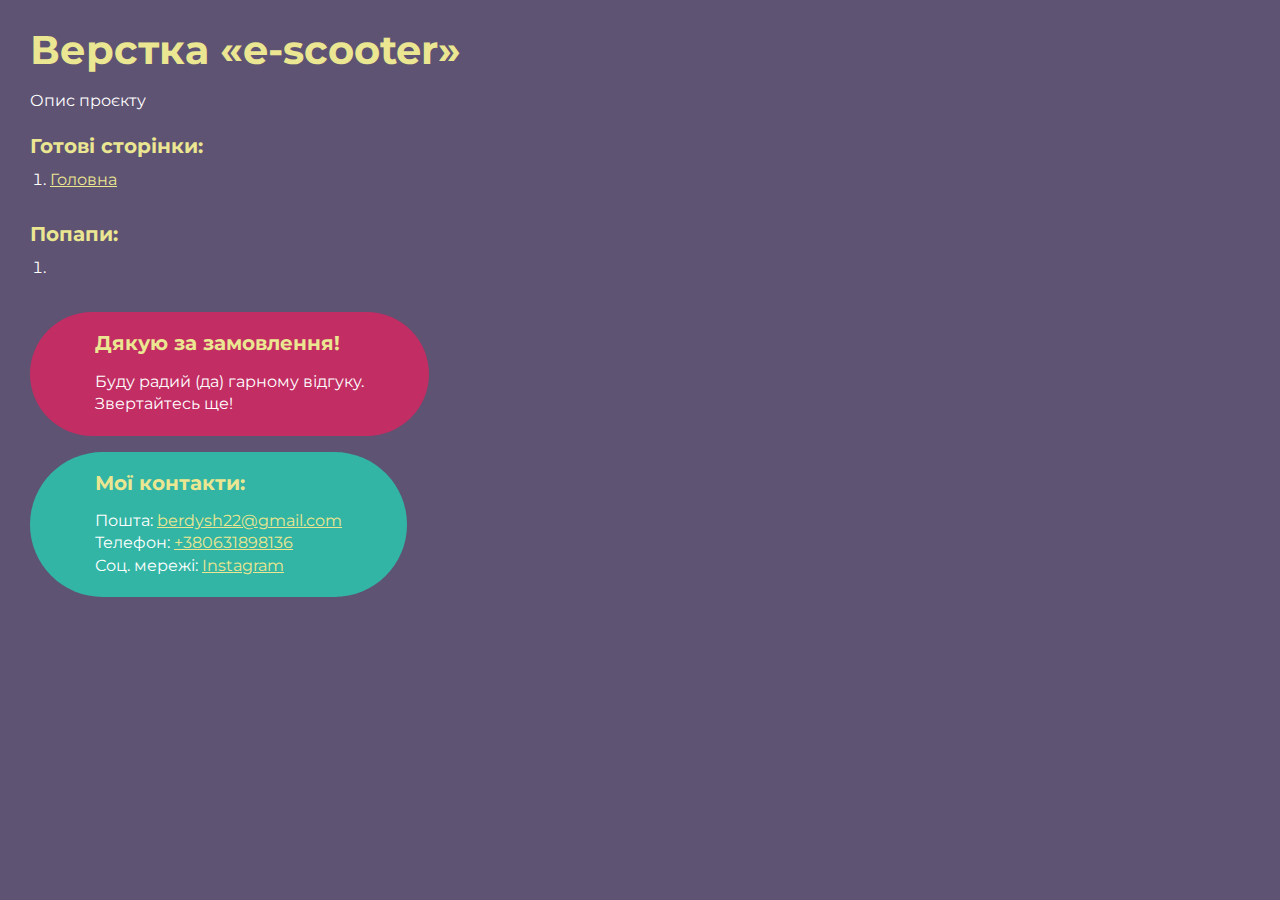
<file: index.html>
<!DOCTYPE html>
<html>

<head>
	<meta charset="UTF-8">
	<meta name="viewport" content="width=device-width, initial-scale=1.0">
	<title>Верстка «e-scooter»</title>
</head>

<body>
	<div class="rootpage">
		<h1>Верстка «e-scooter»</h1>
		<div class="rootpage__info">
			Опис проєкту
		</div>
		<h2>Готові сторінки:</h2>
		<ol class="rootpage__list">
			<li><a target="_blank" href="home.html">Головна</a></li>
		</ol>
		<h2>Попапи:</h2>
		<ol class="rootpage__list">
			<li><a target="_blank" href="home.html#"></a></li>
		</ol>
		<div class="rootpage__tnx">
			<h2>Дякую за замовлення!</h2>
			<p>Буду радий (да) гарному відгуку.</p>
			<p>Звертайтесь ще!</p>
		</div>
		<div class="rootpage__contacts">
			<h2>Мої контакти:</h2>
			<p>Пошта: <a href="mailto:email@gmail.com">berdysh22@gmail.com</a></p>
			<p>Телефон: <a href="tel:8800800800">+380631898136</a></p>
			<p>Соц. мережі: <a href="https://www.instagram.com/berdyshh/">Instagram</a></p>
		</div>
	</div>
</body>
<style>
	@charset "UTF-8";
	@import url("https://fonts.googleapis.com/css?family=Montserrat:regular,700&display=swap");

	*,
	*::before,
	*::after {
		padding: 0px;
		margin: 0px;
		border: 0px;
		box-sizing: border-box;
	}

	html,
	body {
		height: 100%;
		margin: 0;
		padding: 0;
		min-width: 320px;
		width: 100%;
		color: #fff;
		background-color: #5e5373;
	}

	body {
		font-family: Montserrat;
		font-size: 100%;
		line-height: 1;
		font-size: 1rem;
	}

	a {
		text-decoration: underline;
		color: #ebe691
	}

	a:visited {
		text-decoration: underline;
		color: #aaa768;
	}

	a:hover {
		text-decoration: none;
	}

	ul li {
		list-style: none;
	}

	img {
		vertical-align: top;
	}

	.wrapper {
		width: 100%;
		min-height: 100%;
		overflow: hidden;
	}

	.rootpage {
		padding: 30px;
		display: flex;
		flex-direction: column;
		align-items: flex-start;
	}

	@media (max-width: 767px) {
		.rootpage {
			padding: 30px 15px;
		}
	}

	h1 {
		color: #ebe691;
		font-size: 2.5rem;
		margin: 0px 0px 1.25rem 0px;
	}

	@media (max-width: 767px) {
		h1 {
			font-size: 1.85rem;
			margin: 0px 0px 1.25rem 0px;
		}
	}

	h2 {
		color: #ebe691;
		font-size: 1.25rem;
		margin: 0px 0px 1rem 0px;
	}

	@media (max-width: 767px) {
		h2 {
			font-size: 1.125rem;
			margin: 0px 0px 1rem 0px;
		}
	}

	.rootpage__info {
		line-height: 140%;
		margin: 0px 0px 1.5rem 0px;
	}

	.rootpage__list {
		margin: 0px 0px 2.25rem 1.25rem;
	}

	.rootpage__list li:not(:last-child) {
		margin: 0px 0px 15px 0px;
	}

	.rootpage__contacts,
	.rootpage__tnx {
		border-radius: 200px;
		padding: 20px 65px;
		line-height: 140%;
	}

	@media (max-width: 767px) {

		.rootpage__contacts,
		.rootpage__tnx {
			border-radius: 40px;
			padding: 20px;
		}
	}

	.rootpage__contacts {
		background: #32b5a4;

	}

	.rootpage__contacts a {
		color: #ebe691;
	}

	.rootpage__tnx {
		background: #c22d63;
		margin: 0px 0px 1rem 0px;
	}
</style>

</html>
</file>
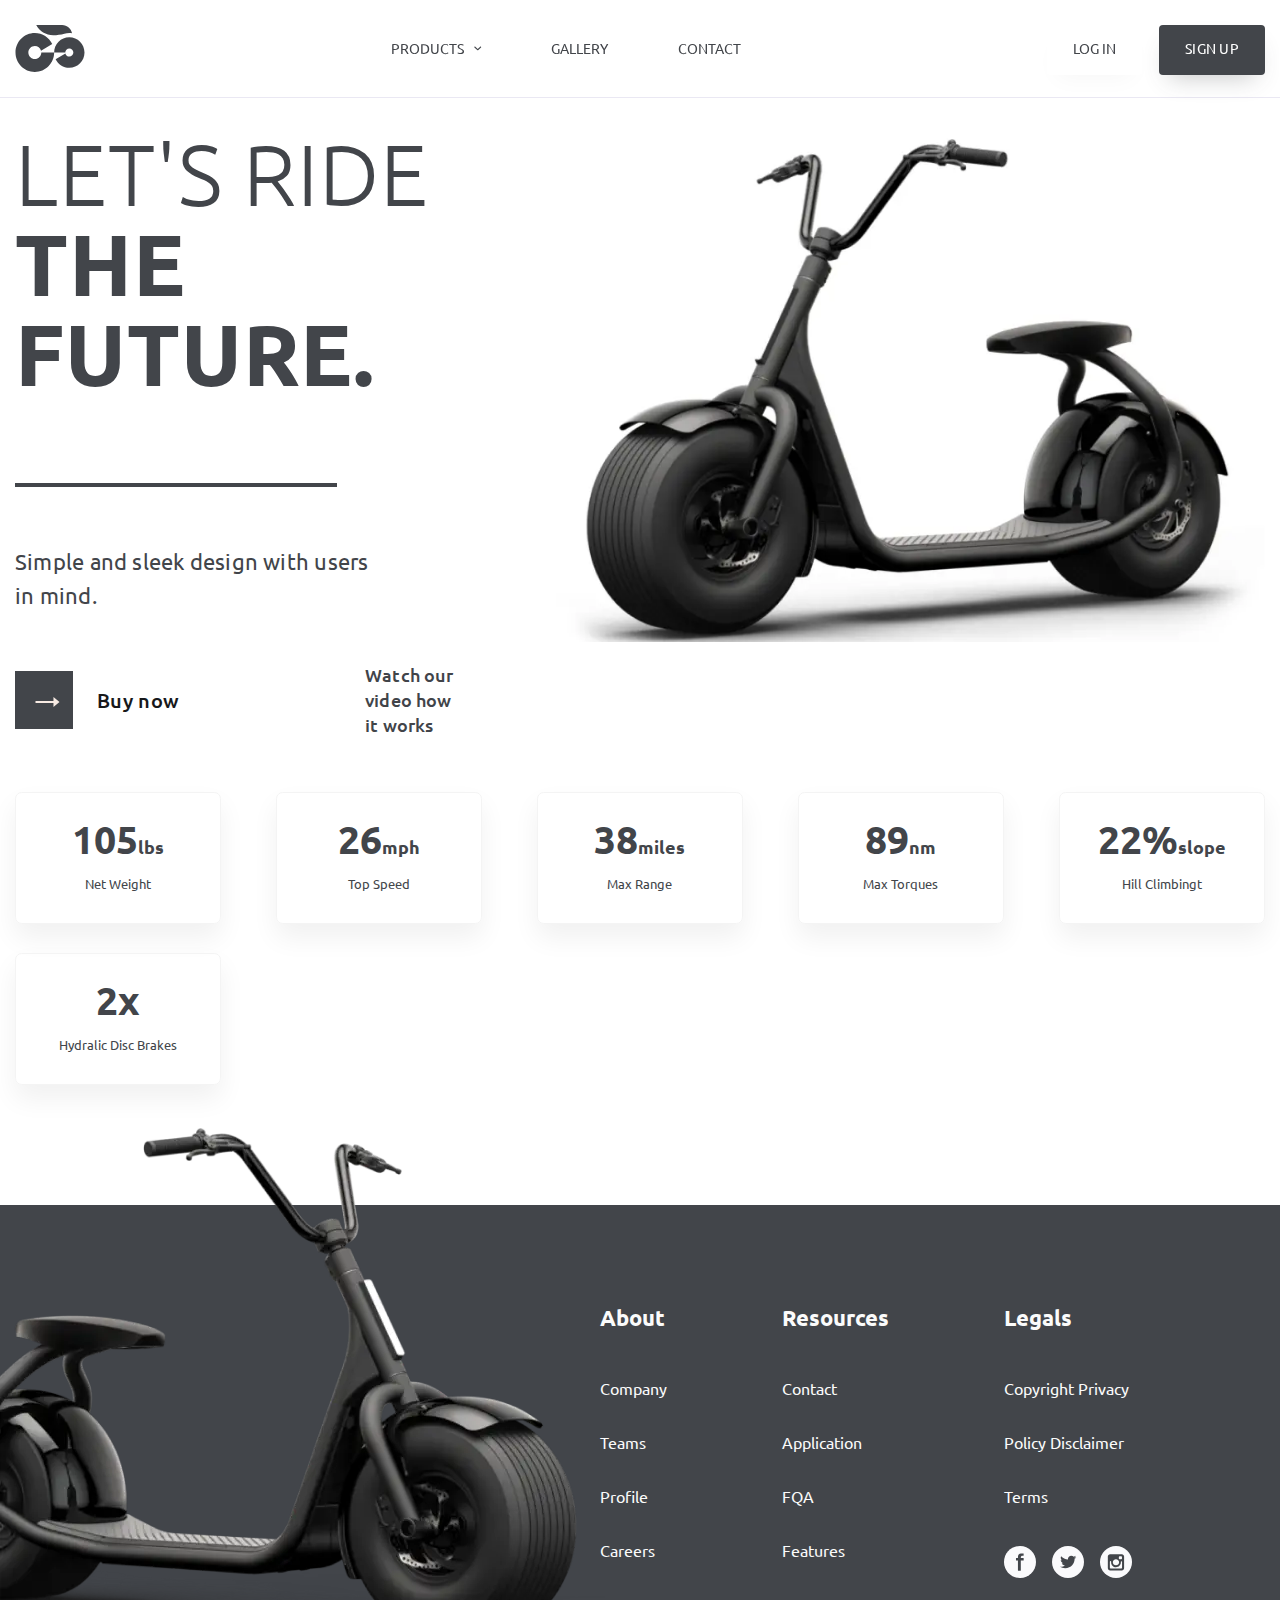
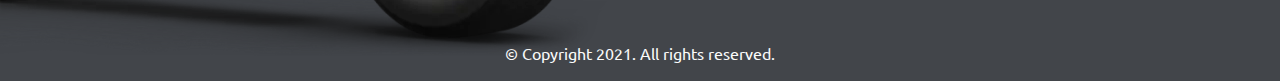
<file: home.html>
<!DOCTYPE html>
<html lang="en">

<head>
	<title>E-scooter</title>
	<meta charset="UTF-8">
	<meta name="format-detection" content="telephone=no">
	<!-- <style>body{opacity: 0;}</style> -->
	<link rel="stylesheet" href="css/style.min.css?_v=20230829202725">
	<link rel="shortcut icon" href="favicon.ico">
	<!-- <meta name="robots" content="noindex, nofollow"> -->
	<meta name="viewport" content="width=device-width, initial-scale=1.0">
</head>

<body>
	<div class="wrapper">
		<header class="header">
			<div class="header__container">
				<div class="header__body body-header">
					<a href="#" class="body-header__logo">
						<img src="img/logo.svg" alt="Logo">
					</a>
					<div class="header__menu menu">
						<nav class="menu__body">
							<ul class="menu__list">
								<li class="menu__item menu__item_parent"><a href="#" class="menu__link">PRODUCTS</a>
									<div class="menu__sub-menu sub-menu">
										<ul class="sub-menu__list">
											<li class="sub-menu__item">
												<a href="#" class="sub-menu__link">Products Information</a>
											</li>
											<li class="sub-menu__item">
												<a href="#" class="sub-menu__link">Motor</a>
											</li>
											<li class="sub-menu__item">
												<a href="#" class="sub-menu__link">Multiple Accessories</a>
											</li>
											<li class="sub-menu__item">
												<a href="#" class="sub-menu__link">Colors</a>
											</li>
											<li class="sub-menu__item">
												<a href="#" class="sub-menu__link">Testimonials</a>
											</li>
										</ul>
									</div>
								</li>
								<li class="menu__item"><a href="#" class="menu__link">GALLERY</a></li>
								<li class="menu__item"><a href="#" class="menu__link">CONTACT</a></li>
							</ul>
						</nav>
					</div>
					<div class="body-header__buttons">
						<a href="#" class="body-header__link">LOG IN</a>
						<a href="#" class="body-header__button">SIGN UP</a>
					</div>
					<button type="button" class="menu__icon icon-menu"><span></span></button>
				</div>
			</div>
		</header>
		<main class="page">
			<section class="page__main main-section">
				<div class="main-section__container">
					<div class="main-section__body">
						<div class="main-section__content content-section">
							<h1 class="content-section__title">Let's ride <span>the future.</span></h1>
							<div class="content-section__text">
								<p>Simple and sleek design with users in mind.</p>
							</div>
							<div class="content-section__bottom">
								<div class="content-section__item item-section">
									<a href="#" class="item-section__image">
										<img src="img/icons/arrow-right.svg" alt="Arrow Right">
									</a>
									<a href="#" class="item-section__link">Buy now</a>
								</div>
								<div class="content-section__item">
									<a href="#" class="content-section__link">Watch our
										video how
										it works</a>
									<a href="#" class="content-section__video"></a>
								</div>
							</div>
						</div>
						<div class="main-section__image">
							<picture><source srcset="img/header-bike.webp" type="image/webp"><img src="img/header-bike.jpg" alt="Header Bike"></picture>
						</div>
					</div>
				</div>
			</section>
			<section class="features">
				<div class="features__container">
					<div class="features__body body-features">
						<ul class="body-features__list">
							<li class="body-features__item">
								<h2 class="body-features__title">105<span>lbs</span></h2>
								<div class="body-features__text">Net Weight</div>
							</li>
							<li class="body-features__item">
								<h2 class="body-features__title">26<span>mph</span></h2>
								<div class="body-features__text">Top Speed</div>
							</li>
							<li class="body-features__item">
								<h2 class="body-features__title">38<span>miles</span></h2>
								<div class="body-features__text">Max Range</div>
							</li>
							<li class="body-features__item">
								<h2 class="body-features__title">89<span>nm</span></h2>
								<div class="body-features__text">Max Torques</div>
							</li>
							<li class="body-features__item">
								<h2 class="body-features__title">22%<span>slope</span></h2>
								<div class="body-features__text">Hill Climbingt</div>
							</li>
							<li class="body-features__item">
								<h2 class="body-features__title">2x</h2>
								<div class="body-features__text">Hydralic Disc Brakes</div>
							</li>
						</ul>
					</div>
				</div>
			</section>
		</main>
		<footer class="footer">
			<div class="footer__body body-footer">
				<div class="body-footer__container">
					<div class="body-footer__image">
						<picture><source srcset="img/footer-scooter.webp" type="image/webp"><img src="img/footer-scooter.png" alt="Footer Bike"></picture>
					</div>
					<div data-spollers="460" class="body-footer__content">
						<div class="body-footer__column">
							<details class="body-footer__spollers spollersd-footer">
								<summary class="spollers-footer__title">About</summary>
								<div class="spollers-footer__body">
									<ul class="spollers-footer__list">
										<li class="spollers-footer__item">
											<a href="#" class="spollers-footer__link">Company</a>
										</li>
										<li class="spollers-footer__item">
											<a href="#" class="spollers-footer__link">Teams</a>
										</li>
										<li class="spollers-footer__item">
											<a href="#" class="spollers-footer__link">Profile</a>
										</li>
										<li class="spollers-footer__item">
											<a href="#" class="spollers-footer__link">Careers</a>
										</li>
									</ul>
								</div>
							</details>
						</div>
						<div class="body-footer__column">
							<details class="body-footer__spollers spollers-footer">
								<summary class="spollers-footer__title">Resources</summary>
								<div class="spollers-footer__body">
									<ul class="spollers-footer__list">
										<li class="spollers-footer__item">
											<a href="#" class="spollers-footer__link">Contact </a>
										</li>
										<li class="spollers-footer__item">
											<a href="#" class="spollers-footer__link">Application</a>
										</li>
										<li class="spollers-footer__item">
											<a href="#" class="spollers-footer__link">FQA</a>
										</li>
										<li class="spollers-footer__item">
											<a href="#" class="spollers-footer__link">Features</a>
										</li>
									</ul>
								</div>
							</details>
						</div>
						<div class="body-footer__column">
							<details class="body-footer__spollers spollers-footer">
								<summary class="spollers-footer__title">Legals</summary>
								<div class="spollers-footer__body">
									<ul class="spollers-footer__list">
										<li class="spollers-footer__item">
											<a href="#" class="spollers-footer__link">Copyright Privacy</a>
										</li>
										<li class="spollers-footer__item">
											<a href="#" class="spollers-footer__link">Policy Disclaimer</a>
										</li>
										<li class="spollers-footer__item">
											<a href="#" class="spollers-footer__link">Terms</a>
										</li>
									</ul>
								</div>
							</details>
							<div class="body-footer__social social">
								<ul class="social__list">
									<li class="social__item">
										<a href="#" class="social__link"><img src="img/icons/facebook.svg" alt="Facebook"></a>
									</li>
									<li class="social__item">
										<a href="#" class="social__link"><img src="img/icons/twitter.svg" alt="Twitter"></a>
									</li>
									<li class="social__item">
										<a href="#" class="social__link"><img src="img/icons/instagramm.svg" alt="Instagram"></a>
									</li>
								</ul>
							</div>
						</div>
					</div>
					<div class="body-footer__copy">© Copyright 2021. All rights reserved.</div>
				</div>
			</div>
		</footer>
	</div>
	<script src="js/app.min.js?_v=20230829202725"></script>
</body>

</html>
</file>
<file: css/style.min.css>
@charset "UTF-8";@import url('https://fonts.googleapis.com/css2?family=Ubuntu:wght@300; 400;500;700&display=swap');*{padding:0;margin:0;border:0}*,:after,:before{-webkit-box-sizing:border-box;box-sizing:border-box}body,html{height:100%;min-width:320px}body{color:#42454a;line-height:1;font-family:Ubuntu,sans-serif;font-size:1.25rem;-ms-text-size-adjust:100%;-moz-text-size-adjust:100%;-webkit-text-size-adjust:100%;-webkit-font-smoothing:antialiased;-moz-osx-font-smoothing:grayscale}button,input,textarea{font-family:Ubuntu,sans-serif;font-size:inherit;line-height:inherit}button{cursor:pointer;color:inherit;background-color:transparent}a{color:inherit;text-decoration:none}ul li{list-style:none}img{vertical-align:top}h1,h2,h3,h4,h5,h6{font-weight:inherit;font-size:inherit}.lock body{overflow:hidden;-ms-touch-action:none;touch-action:none;-ms-scroll-chaining:none;overscroll-behavior:none}.wrapper{min-height:100%;display:-webkit-box;display:-ms-flexbox;display:flex;-webkit-box-orient:vertical;-webkit-box-direction:normal;-ms-flex-direction:column;flex-direction:column;overflow:hidden}@supports (overflow:clip){.wrapper{overflow:clip}}.wrapper>main{-webkit-box-flex:1;-ms-flex:1 1 auto;flex:1 1 auto}.wrapper>*{min-width:0}[class*=__container]{max-width:85.625rem;margin:0 auto;padding:0 .9375rem}.button{display:-webkit-inline-box;display:-ms-inline-flexbox;display:inline-flex;padding:0 0}.button._fw{width:100%}[class*=-ibg]{position:relative}[class*=-ibg] img{position:absolute;width:100%;height:100%;top:0;left:0;-o-object-fit:cover;object-fit:cover}[class*=-ibg_contain] img{-o-object-fit:contain;object-fit:contain}.section-header__title{color:#42454a;text-align:center;font-size:50px;font-weight:700;line-height:1.2}.section-header__title:not(:last-child){margin-bottom:2.125rem}.section-header__text{color:#42454a;text-align:center;font-size:20px;font-weight:400;line-height:1.4}.header{position:fixed;top:0;left:0;width:100%;z-index:50;-webkit-transition:background-color .3s ease 0s;transition:background-color .3s ease 0s;border-bottom:1px solid #eae8f3}.header._header-scroll{background-color:rgba(148,92,92,.9)}.body-header{display:-webkit-box;display:-ms-flexbox;display:flex;-webkit-box-align:center;-ms-flex-align:center;align-items:center;-webkit-transition:all .3s ease 0s;transition:all .3s ease 0s;font-weight:400;font-size:.875rem;line-height:1.1428571429}._header-scroll .body-header{min-height:6.25rem}.body-header__logo{z-index:2}.body-header__link{border-radius:4px;-webkit-box-shadow:0 12px 25px -10px rgba(0,0,0,.04);box-shadow:0 12px 25px -10px rgba(0,0,0,.04);padding:.875rem 1.625rem 1.125rem 1.625rem;-webkit-transition:all .3s ease 0s;transition:all .3s ease 0s}.body-header__button{letter-spacing:.0175rem;border-radius:4px;background-color:#42454a;color:#fff;padding:.875rem 1.625rem 1.125rem 1.625rem;-webkit-box-shadow:0 12px 25px -10px rgba(66,69,74,.3);box-shadow:0 12px 25px -10px rgba(66,69,74,.3);-webkit-transition:all .3s;transition:all .3s}.menu{display:-webkit-box;display:-ms-flexbox;display:flex;-webkit-box-flex:0;-ms-flex:0 1 auto;flex:0 1 auto}.menu__list{display:-webkit-box;display:-ms-flexbox;display:flex;-ms-flex-wrap:wrap;flex-wrap:wrap}.menu__link{display:inline-block;position:relative;-webkit-transition:all .3s ease 0s;transition:all .3s ease 0s}.menu__link::before{content:"";position:absolute;width:0;height:.125rem;background-color:#42454a;bottom:-.5625rem;left:50%;-webkit-transition:left .3s ease,width .3s ease;transition:left .3s ease,width .3s ease;pointer-events:none}.menu__item_parent{position:relative;padding-right:1.125rem}.menu__item_parent::after{content:"";width:8px;height:6px;position:absolute;top:6px;right:0;background:url(../img/icons/arrow.svg) 0 0/100% no-repeat}.sub-menu{position:absolute;top:100%;left:0;opacity:0;padding-top:15px;visibility:hidden;-webkit-transition:all .3s;transition:all .3s;pointer-events:none}.sub-menu__list{background-color:#42454a;border-radius:5px;padding:20px;min-width:180px}.sub-menu__item:not(:last-child){margin-bottom:10px}.sub-menu__link{font-weight:500;line-height:2.08;color:#bfbebe;-webkit-transition:color .3s;transition:color .3s}.icon-menu{display:none}.footer__body{background-color:#42454a}.body-footer{position:relative}.body-footer__image img{position:absolute;top:-5.5rem;left:0;max-width:100%}.body-footer__content{display:-webkit-box;display:-ms-flexbox;display:flex;-ms-flex-wrap:wrap;flex-wrap:wrap;-webkit-box-pack:justify;-ms-flex-pack:justify;justify-content:space-between;gap:.9375rem}.body-footer__column{z-index:3}.body-footer__social{padding-top:1.4375rem}.spollers-footer__title{color:#fbfbfb;font-size:22px;font-weight:700;line-height:.7272727273;list-style:none}._spoller-init .spollers-footer__title{position:relative;width:100%;text-align:left}._spoller-init .spollers-footer__title::after,._spoller-init .spollers-footer__title::before{content:"";position:absolute;right:0;top:.75rem;height:.0625rem;-webkit-transition:all .3s ease 0s;transition:all .3s ease 0s;width:.625rem;background-color:#fafafc}._spoller-init .spollers-footer__title::before{-webkit-transform:rotate(40deg);-ms-transform:rotate(40deg);transform:rotate(40deg);right:.4375rem}._spoller-init .spollers-footer__title::after{-webkit-transform:rotate(-40deg);-ms-transform:rotate(-40deg);transform:rotate(-40deg)}.spollers-footer__title._spoller-active::before{-webkit-transform:rotate(-40deg);-ms-transform:rotate(-40deg);transform:rotate(-40deg)}.spollers-footer__title._spoller-active::after{-webkit-transform:rotate(40deg);-ms-transform:rotate(40deg);transform:rotate(40deg)}.spollers-footer__title:not(:last-child){margin-bottom:2.1875rem}.spollers-footer__link{color:#fbfbfb;font-size:16px;font-weight:400;line-height:3.375}.social__list{display:-webkit-box;display:-ms-flexbox;display:flex;-webkit-column-gap:1rem;-moz-column-gap:1rem;column-gap:1rem;-webkit-box-pack:center;-ms-flex-pack:center;justify-content:center}.social__link img{width:2rem;height:2rem;-webkit-transition:-webkit-transform .2s;transition:-webkit-transform .2s;transition:transform .2s;transition:transform .2s,-webkit-transform .2s}.body-footer__copy{color:#fbfbfb;text-align:center;font-size:16px;font-weight:400;line-height:1;padding-bottom:1.25rem}.main-section__body{display:-webkit-box;display:-ms-flexbox;display:flex;position:relative}.main-section__content{z-index:2}.main-section__image{-webkit-box-flex:0;-ms-flex:0 0 56.7164179104%;flex:0 0 56.7164179104%}.main-section__image img{max-width:100%}.content-section{max-width:36.25rem}.content-section__title{position:relative;color:#42454a;font-weight:300;line-height:1.05;letter-spacing:.9px;text-transform:uppercase}.content-section__title::after{content:"";position:absolute;height:.25rem;bottom:0;left:0;background-color:#42454a}.content-section__title span{font-weight:700;line-height:.95}.content-section__text{max-width:22.5rem;color:#42454a;font-size:22px;font-weight:400;line-height:1.54;letter-spacing:.22px}.content-section__bottom{display:-webkit-box;display:-ms-flexbox;display:flex;max-width:27.5rem;-webkit-box-pack:justify;-ms-flex-pack:justify;justify-content:space-between;gap:.625rem;-webkit-box-align:center;-ms-flex-align:center;align-items:center}.content-section__link{display:inline-block;max-width:5.625rem;color:#414449;font-size:18px;font-weight:500;line-height:1.38;letter-spacing:.18px}.item-section{display:-webkit-box;display:-ms-flexbox;display:flex;-webkit-box-align:center;-ms-flex-align:center;align-items:center}.item-section__link{color:#17181a;font-size:20px;font-weight:500;line-height:1.6;letter-spacing:.4px}.body-features__list{display:-ms-grid;display:grid;grid-template-columns:repeat(auto-fit,minmax(10.9375rem,1fr))}.body-features__item{border-radius:6.606px;border:.661px solid #f4f4f4;-webkit-box-shadow:0 13.2111692429px 26.4223384857px 0 rgba(0,0,0,.06);box-shadow:0 13.2111692429px 26.4223384857px 0 rgba(0,0,0,.06)}.body-features__title{color:#42454a;text-align:center;font-weight:700;line-height:1}.body-features__title span{font-size:18px}.body-features__title:not(:last-child){margin-bottom:1.125rem}.body-features__text{color:#42454a;text-align:center;font-size:13px;font-weight:400;line-height:1.3}@media (min-width:41.25em){.body-header{-webkit-box-pack:justify;-ms-flex-pack:justify;justify-content:space-between}}@media (min-width:85.625em){.body-header{min-height:6.25rem}.body-header__link{margin-right:.9375rem}.menu__list{-webkit-column-gap:4.6875rem;-moz-column-gap:4.6875rem;column-gap:4.6875rem}.body-footer__content{padding-top:6.875rem}.body-footer__content{padding-right:9.125rem}.body-footer__content{padding-bottom:4.375rem}.body-footer__content{padding-left:40rem}.main-section{padding-top:8.375rem}.main-section{padding-bottom:3.5rem}.content-section__title{font-size:5.625rem}.content-section__title{padding-bottom:5.8125rem}.content-section__title::after{width:20.9375rem}.content-section__title:not(:last-child){margin-bottom:3.875rem}.content-section__text:not(:last-child){margin-bottom:3.3125rem}.item-section{gap:1.5625rem}.features__body{padding-bottom:7.9375rem}.body-features__list{-webkit-column-gap:3.625rem;-moz-column-gap:3.625rem;column-gap:3.625rem}.body-features__list{row-gap:1.875rem}.body-features__item{padding-top:1.75rem}.body-features__item{padding-right:1.6875rem}.body-features__item{padding-bottom:2rem}.body-features__item{padding-left:1.6875rem}.body-features__title{font-size:2.5rem}}@media (max-width:25em){.social__list{-webkit-box-align:center;-ms-flex-align:center;align-items:center;-webkit-box-pack:center;-ms-flex-pack:center;justify-content:center}}@media (max-width:20em){.body-header{min-height:3.75rem}.body-header__link{margin-right:.3125rem}.menu__list{-webkit-column-gap:.625rem;-moz-column-gap:.625rem;column-gap:.625rem}.body-footer__content{padding-top:3.125rem}.body-footer__content{padding-right:.0000000625rem}.body-footer__content{padding-bottom:2.1875rem}.body-footer__content{padding-left:.0000000625rem}.main-section{padding-top:5rem}.main-section{padding-bottom:1.875rem}.content-section__title{font-size:2.5rem}.content-section__title{padding-bottom:1.875rem}.content-section__title::after{width:11.25rem}.content-section__title:not(:last-child){margin-bottom:1.25rem}.content-section__text:not(:last-child){margin-bottom:1.25rem}.item-section{gap:.625rem}.features__body{padding-bottom:3.125rem}.body-features__list{-webkit-column-gap:1.25rem;-moz-column-gap:1.25rem;column-gap:1.25rem}.body-features__list{row-gap:.9375rem}.body-features__item{padding-top:.625rem}.body-features__item{padding-right:.5625rem}.body-features__item{padding-bottom:.8125rem}.body-features__item{padding-left:.5625rem}.body-features__title{font-size:1.5625rem}}@media (max-width:61.875em){.body-footer__content{padding-left:0;padding-right:0;-webkit-box-pack:center;-ms-flex-pack:center;justify-content:center;-webkit-box-pack:justify;-ms-flex-pack:justify;justify-content:space-between}}@media (max-width:61.875em) and (max-width:20em){.body-footer__content{padding-right:.0000000625rem}.body-footer__content{padding-left:.0000000625rem}}@media (max-width:61.99875em){.main-section__body{-webkit-box-orient:vertical;-webkit-box-direction:normal;-ms-flex-direction:column;flex-direction:column;row-gap:1.875rem}.main-section__content{display:-webkit-box;display:-ms-flexbox;display:flex;-webkit-box-flex:1;-ms-flex:1 1 auto;flex:1 1 auto;-webkit-box-orient:vertical;-webkit-box-direction:normal;-ms-flex-direction:column;flex-direction:column}.content-section{max-width:100%}}@media (max-width:41.25em){.body-header__logo{-webkit-box-flex:1;-ms-flex:1 1 auto;flex:1 1 auto}.body-header__link{position:relative;z-index:2}.body-header__button{position:relative;z-index:2}.menu__body{position:fixed;width:100%;height:100%;left:100%;top:0;overflow:auto;background-color:#c5c5c5;color:#42454a;padding:8.75rem 1.875rem 3.125rem 1.875rem;-webkit-transition:left .5s;transition:left .5s}.menu__body::before{content:"";position:fixed;width:100%;left:100%;top:0;background-color:#fff;-webkit-transition:left .5s ease 0s;transition:left .5s ease 0s;opacity:.9}.menu-open .menu__body{left:0}.menu-open .menu__body::before{left:0}.menu__list{display:-webkit-box;display:-ms-flexbox;display:flex;-webkit-box-orient:vertical;-webkit-box-direction:normal;-ms-flex-direction:column;flex-direction:column;-webkit-box-align:center;-ms-flex-align:center;align-items:center;row-gap:1.875rem}.menu__link{font-size:1.5625rem}.menu__item_parent{padding-right:1.5625rem}.menu__item_parent::after{width:.9375rem;height:.8125rem;top:10px}.icon-menu{display:block;position:relative;width:1.875rem;height:1.125rem;z-index:5}.icon-menu span,.icon-menu::after,.icon-menu::before{content:"";-webkit-transition:all .3s ease 0s;transition:all .3s ease 0s;right:0;position:absolute;width:100%;height:.125rem;background-color:#000}.icon-menu::before{top:0}.icon-menu::after{bottom:0}.icon-menu span{top:calc(50% - .0625rem)}.menu-open .icon-menu span{width:0}.menu-open .icon-menu::before{top:calc(50% - .0625rem);-webkit-transform:rotate(-45deg);-ms-transform:rotate(-45deg);transform:rotate(-45deg)}.menu-open .icon-menu::after{bottom:calc(50% - .0625rem);-webkit-transform:rotate(45deg);-ms-transform:rotate(45deg);transform:rotate(45deg)}}@media (max-width:41.25em) and (max-width:20em){.body-header__buttons:not(:last-child){margin-right:.625rem}.menu__body{padding-top:5.625rem}.menu__body::before{min-height:3.75rem}}@media (max-width:41.25em) and (any-hover:none){.icon-menu{cursor:default}}@media (max-width:28.75em){.body-footer__column{-webkit-box-flex:0;-ms-flex:0 1 100%;flex:0 1 100%}}@media (max-width:21.875em){.body-header__link{padding:.4375rem .8125rem .5625rem .8125rem}.body-header__button{padding:.4375rem .8125rem .5625rem .8125rem}}@media (min-width:20em) and (max-width:85.625em){@supports (min-height:clamp(3.75rem ,2.9880952381rem + 3.8095238095vw ,6.25rem)){.body-header{min-height:clamp(3.75rem ,2.9880952381rem + 3.8095238095vw ,6.25rem)}}@supports not (min-height:clamp(3.75rem ,2.9880952381rem + 3.8095238095vw ,6.25rem)){.body-header{min-height:calc(3.75rem + 2.5 * (100vw - 20rem)/ 65.625)}}@supports (margin-right:clamp(0.3125rem ,0.1220238095rem + 0.9523809524vw ,0.9375rem)){.body-header__link{margin-right:clamp(.3125rem ,.1220238095rem + .9523809524vw ,.9375rem)}}@supports not (margin-right:clamp(0.3125rem ,0.1220238095rem + 0.9523809524vw ,0.9375rem)){.body-header__link{margin-right:calc(.3125rem + .625 * (100vw - 20rem)/ 65.625)}}@supports ((-moz-column-gap:clamp(0.625rem ,-0.6130952381rem + 6.1904761905vw ,4.6875rem)) or (column-gap:clamp(0.625rem ,-0.6130952381rem + 6.1904761905vw ,4.6875rem))){.menu__list{-webkit-column-gap:clamp(.625rem ,-.6130952381rem + 6.1904761905vw ,4.6875rem);-moz-column-gap:clamp(.625rem ,-.6130952381rem + 6.1904761905vw ,4.6875rem);column-gap:clamp(.625rem ,-.6130952381rem + 6.1904761905vw ,4.6875rem)}}@supports not ((-moz-column-gap:clamp(0.625rem ,-0.6130952381rem + 6.1904761905vw ,4.6875rem)) or (column-gap:clamp(0.625rem ,-0.6130952381rem + 6.1904761905vw ,4.6875rem))){.menu__list{-webkit-column-gap:calc(.625rem + 4.0625 * (100vw - 20rem)/ 65.625);-moz-column-gap:calc(.625rem + 4.0625 * (100vw - 20rem)/ 65.625);column-gap:calc(.625rem + 4.0625 * (100vw - 20rem)/ 65.625)}}@supports (padding-top:clamp(3.125rem ,1.9821428571rem + 5.7142857143vw ,6.875rem)){.body-footer__content{padding-top:clamp(3.125rem ,1.9821428571rem + 5.7142857143vw ,6.875rem)}}@supports not (padding-top:clamp(3.125rem ,1.9821428571rem + 5.7142857143vw ,6.875rem)){.body-footer__content{padding-top:calc(3.125rem + 3.75 * (100vw - 20rem)/ 65.625)}}@supports (padding-right:clamp(0.0000000625rem ,-2.7809522994rem + 13.9047618095vw ,9.125rem)){.body-footer__content{padding-right:clamp(.0000000625rem ,-2.7809522994rem + 13.9047618095vw ,9.125rem)}}@supports not (padding-right:clamp(0.0000000625rem ,-2.7809522994rem + 13.9047618095vw ,9.125rem)){.body-footer__content{padding-right:calc(.0000000625rem + 9.1249999375 * (100vw - 20rem)/ 65.625)}}@supports (padding-bottom:clamp(2.1875rem ,1.5208333333rem + 3.3333333333vw ,4.375rem)){.body-footer__content{padding-bottom:clamp(2.1875rem ,1.5208333333rem + 3.3333333333vw ,4.375rem)}}@supports not (padding-bottom:clamp(2.1875rem ,1.5208333333rem + 3.3333333333vw ,4.375rem)){.body-footer__content{padding-bottom:calc(2.1875rem + 2.1875 * (100vw - 20rem)/ 65.625)}}@supports (padding-left:clamp(0.0000000625rem ,-12.1904761089rem + 60.9523808571vw ,40rem)){.body-footer__content{padding-left:clamp(.0000000625rem ,-12.1904761089rem + 60.9523808571vw ,40rem)}}@supports not (padding-left:clamp(0.0000000625rem ,-12.1904761089rem + 60.9523808571vw ,40rem)){.body-footer__content{padding-left:calc(.0000000625rem + 39.9999999375 * (100vw - 20rem)/ 65.625)}}@supports (padding-top:clamp(5rem ,3.9714285714rem + 5.1428571429vw ,8.375rem)){.main-section{padding-top:clamp(5rem ,3.9714285714rem + 5.1428571429vw ,8.375rem)}}@supports not (padding-top:clamp(5rem ,3.9714285714rem + 5.1428571429vw ,8.375rem)){.main-section{padding-top:calc(5rem + 3.375 * (100vw - 20rem)/ 65.625)}}@supports (padding-bottom:clamp(1.875rem ,1.3797619048rem + 2.4761904762vw ,3.5rem)){.main-section{padding-bottom:clamp(1.875rem ,1.3797619048rem + 2.4761904762vw ,3.5rem)}}@supports not (padding-bottom:clamp(1.875rem ,1.3797619048rem + 2.4761904762vw ,3.5rem)){.main-section{padding-bottom:calc(1.875rem + 1.625 * (100vw - 20rem)/ 65.625)}}@supports (font-size:clamp(2.5rem ,1.5476190476rem + 4.7619047619vw ,5.625rem)){.content-section__title{font-size:clamp(2.5rem ,1.5476190476rem + 4.7619047619vw ,5.625rem)}}@supports not (font-size:clamp(2.5rem ,1.5476190476rem + 4.7619047619vw ,5.625rem)){.content-section__title{font-size:calc(2.5rem + 3.125 * (100vw - 20rem)/ 65.625)}}@supports (padding-bottom:clamp(1.875rem ,0.675rem + 6vw ,5.8125rem)){.content-section__title{padding-bottom:clamp(1.875rem ,.675rem + 6vw ,5.8125rem)}}@supports not (padding-bottom:clamp(1.875rem ,0.675rem + 6vw ,5.8125rem)){.content-section__title{padding-bottom:calc(1.875rem + 3.9375 * (100vw - 20rem)/ 65.625)}}@supports (width:clamp(11.25rem ,8.2976190476rem + 14.7619047619vw ,20.9375rem)){.content-section__title::after{width:clamp(11.25rem ,8.2976190476rem + 14.7619047619vw ,20.9375rem)}}@supports not (width:clamp(11.25rem ,8.2976190476rem + 14.7619047619vw ,20.9375rem)){.content-section__title::after{width:calc(11.25rem + 9.6875 * (100vw - 20rem)/ 65.625)}}@supports (margin-bottom:clamp(1.25rem ,0.45rem + 4vw ,3.875rem)){.content-section__title:not(:last-child){margin-bottom:clamp(1.25rem ,.45rem + 4vw ,3.875rem)}}@supports not (margin-bottom:clamp(1.25rem ,0.45rem + 4vw ,3.875rem)){.content-section__title:not(:last-child){margin-bottom:calc(1.25rem + 2.625 * (100vw - 20rem)/ 65.625)}}@supports (margin-bottom:clamp(1.25rem ,0.6214285714rem + 3.1428571429vw ,3.3125rem)){.content-section__text:not(:last-child){margin-bottom:clamp(1.25rem ,.6214285714rem + 3.1428571429vw ,3.3125rem)}}@supports not (margin-bottom:clamp(1.25rem ,0.6214285714rem + 3.1428571429vw ,3.3125rem)){.content-section__text:not(:last-child){margin-bottom:calc(1.25rem + 2.0625 * (100vw - 20rem)/ 65.625)}}@supports (gap:clamp(0.625rem ,0.3392857143rem + 1.4285714286vw ,1.5625rem)){.item-section{gap:clamp(.625rem ,.3392857143rem + 1.4285714286vw ,1.5625rem)}}@supports not (gap:clamp(0.625rem ,0.3392857143rem + 1.4285714286vw ,1.5625rem)){.item-section{gap:calc(.625rem + .9375 * (100vw - 20rem)/ 65.625)}}@supports (padding-bottom:clamp(3.125rem ,1.6583333333rem + 7.3333333333vw ,7.9375rem)){.features__body{padding-bottom:clamp(3.125rem ,1.6583333333rem + 7.3333333333vw ,7.9375rem)}}@supports not (padding-bottom:clamp(3.125rem ,1.6583333333rem + 7.3333333333vw ,7.9375rem)){.features__body{padding-bottom:calc(3.125rem + 4.8125 * (100vw - 20rem)/ 65.625)}}@supports ((-moz-column-gap:clamp(1.25rem ,0.5261904762rem + 3.619047619vw ,3.625rem)) or (column-gap:clamp(1.25rem ,0.5261904762rem + 3.619047619vw ,3.625rem))){.body-features__list{-webkit-column-gap:clamp(1.25rem ,.5261904762rem + 3.619047619vw ,3.625rem);-moz-column-gap:clamp(1.25rem ,.5261904762rem + 3.619047619vw ,3.625rem);column-gap:clamp(1.25rem ,.5261904762rem + 3.619047619vw ,3.625rem)}}@supports not ((-moz-column-gap:clamp(1.25rem ,0.5261904762rem + 3.619047619vw ,3.625rem)) or (column-gap:clamp(1.25rem ,0.5261904762rem + 3.619047619vw ,3.625rem))){.body-features__list{-webkit-column-gap:calc(1.25rem + 2.375 * (100vw - 20rem)/ 65.625);-moz-column-gap:calc(1.25rem + 2.375 * (100vw - 20rem)/ 65.625);column-gap:calc(1.25rem + 2.375 * (100vw - 20rem)/ 65.625)}}@supports (row-gap:clamp(0.9375rem ,0.6517857143rem + 1.4285714286vw ,1.875rem)){.body-features__list{row-gap:clamp(.9375rem ,.6517857143rem + 1.4285714286vw ,1.875rem)}}@supports not (row-gap:clamp(0.9375rem ,0.6517857143rem + 1.4285714286vw ,1.875rem)){.body-features__list{row-gap:calc(.9375rem + .9375 * (100vw - 20rem)/ 65.625)}}@supports (padding-top:clamp(0.625rem ,0.2821428571rem + 1.7142857143vw ,1.75rem)){.body-features__item{padding-top:clamp(.625rem ,.2821428571rem + 1.7142857143vw ,1.75rem)}}@supports not (padding-top:clamp(0.625rem ,0.2821428571rem + 1.7142857143vw ,1.75rem)){.body-features__item{padding-top:calc(.625rem + 1.125 * (100vw - 20rem)/ 65.625)}}@supports (padding-right:clamp(0.5625rem ,0.2196428571rem + 1.7142857143vw ,1.6875rem)){.body-features__item{padding-right:clamp(.5625rem ,.2196428571rem + 1.7142857143vw ,1.6875rem)}}@supports not (padding-right:clamp(0.5625rem ,0.2196428571rem + 1.7142857143vw ,1.6875rem)){.body-features__item{padding-right:calc(.5625rem + 1.125 * (100vw - 20rem)/ 65.625)}}@supports (padding-bottom:clamp(0.8125rem ,0.4505952381rem + 1.8095238095vw ,2rem)){.body-features__item{padding-bottom:clamp(.8125rem ,.4505952381rem + 1.8095238095vw ,2rem)}}@supports not (padding-bottom:clamp(0.8125rem ,0.4505952381rem + 1.8095238095vw ,2rem)){.body-features__item{padding-bottom:calc(.8125rem + 1.1875 * (100vw - 20rem)/ 65.625)}}@supports (padding-left:clamp(0.5625rem ,0.2196428571rem + 1.7142857143vw ,1.6875rem)){.body-features__item{padding-left:clamp(.5625rem ,.2196428571rem + 1.7142857143vw ,1.6875rem)}}@supports not (padding-left:clamp(0.5625rem ,0.2196428571rem + 1.7142857143vw ,1.6875rem)){.body-features__item{padding-left:calc(.5625rem + 1.125 * (100vw - 20rem)/ 65.625)}}@supports (font-size:clamp(1.5625rem ,1.2767857143rem + 1.4285714286vw ,2.5rem)){.body-features__title{font-size:clamp(1.5625rem ,1.2767857143rem + 1.4285714286vw ,2.5rem)}}@supports not (font-size:clamp(1.5625rem ,1.2767857143rem + 1.4285714286vw ,2.5rem)){.body-features__title{font-size:calc(1.5625rem + .9375 * (100vw - 20rem)/ 65.625)}}}@media (max-width:41.25em) and (min-width:85.625em){.body-header__buttons:not(:last-child){margin-right:.9375rem}.menu__body{padding-top:9.375rem}.menu__body::before{min-height:6.25rem}}@media (max-width:41.25em) and (min-width:20em) and (max-width:85.625em){@supports (margin-right:clamp(0.625rem ,0.5297619048rem + 0.4761904762vw ,0.9375rem)){.body-header__buttons:not(:last-child){margin-right:clamp(.625rem ,.5297619048rem + .4761904762vw ,.9375rem)}}@supports not (margin-right:clamp(0.625rem ,0.5297619048rem + 0.4761904762vw ,0.9375rem)){.body-header__buttons:not(:last-child){margin-right:calc(.625rem + .3125 * (100vw - 20rem)/ 65.625)}}@supports (padding-top:clamp(5.625rem ,4.4821428571rem + 5.7142857143vw ,9.375rem)){.menu__body{padding-top:clamp(5.625rem ,4.4821428571rem + 5.7142857143vw ,9.375rem)}}@supports not (padding-top:clamp(5.625rem ,4.4821428571rem + 5.7142857143vw ,9.375rem)){.menu__body{padding-top:calc(5.625rem + 3.75 * (100vw - 20rem)/ 65.625)}}@supports (min-height:clamp(3.75rem ,2.9880952381rem + 3.8095238095vw ,6.25rem)){.menu__body::before{min-height:clamp(3.75rem ,2.9880952381rem + 3.8095238095vw ,6.25rem)}}@supports not (min-height:clamp(3.75rem ,2.9880952381rem + 3.8095238095vw ,6.25rem)){.menu__body::before{min-height:calc(3.75rem + 2.5 * (100vw - 20rem)/ 65.625)}}}@media (max-width:61.875em) and (min-width:85.625em){.body-footer__content{padding-right:6.25rem}.body-footer__content{padding-left:6.25rem}}@media (max-width:61.875em) and (min-width:20em) and (max-width:85.625em){@supports (padding-right:clamp(0.0000000625rem ,-1.9047618232rem + 9.5238094286vw ,6.25rem)){.body-footer__content{padding-right:clamp(.0000000625rem ,-1.9047618232rem + 9.5238094286vw ,6.25rem)}}@supports not (padding-right:clamp(0.0000000625rem ,-1.9047618232rem + 9.5238094286vw ,6.25rem)){.body-footer__content{padding-right:calc(.0000000625rem + 6.2499999375 * (100vw - 20rem)/ 65.625)}}@supports (padding-left:clamp(0.0000000625rem ,-1.9047618232rem + 9.5238094286vw ,6.25rem)){.body-footer__content{padding-left:clamp(.0000000625rem ,-1.9047618232rem + 9.5238094286vw ,6.25rem)}}@supports not (padding-left:clamp(0.0000000625rem ,-1.9047618232rem + 9.5238094286vw ,6.25rem)){.body-footer__content{padding-left:calc(.0000000625rem + 6.2499999375 * (100vw - 20rem)/ 65.625)}}}@media (any-hover:hover){.body-header__link:hover{-webkit-box-shadow:0 12px 25px -10px rgba(0,0,0,.6);box-shadow:0 12px 25px -10px rgba(0,0,0,.6)}.body-header__button:hover{background-color:#fff;color:#42454a;-webkit-box-shadow:0 12px 25px -10px rgba(66,69,74,.6);box-shadow:0 12px 25px -10px rgba(66,69,74,.6)}.menu__item:hover .menu__link::before{left:0;width:100%}.menu__item_parent:hover .sub-menu{top:100%;opacity:1;visibility:visible;pointer-events:auto}.sub-menu__link:hover{color:#fff}.social__link img:hover{-webkit-transform:scale(1.2);-ms-transform:scale(1.2);transform:scale(1.2)}}
</file>
